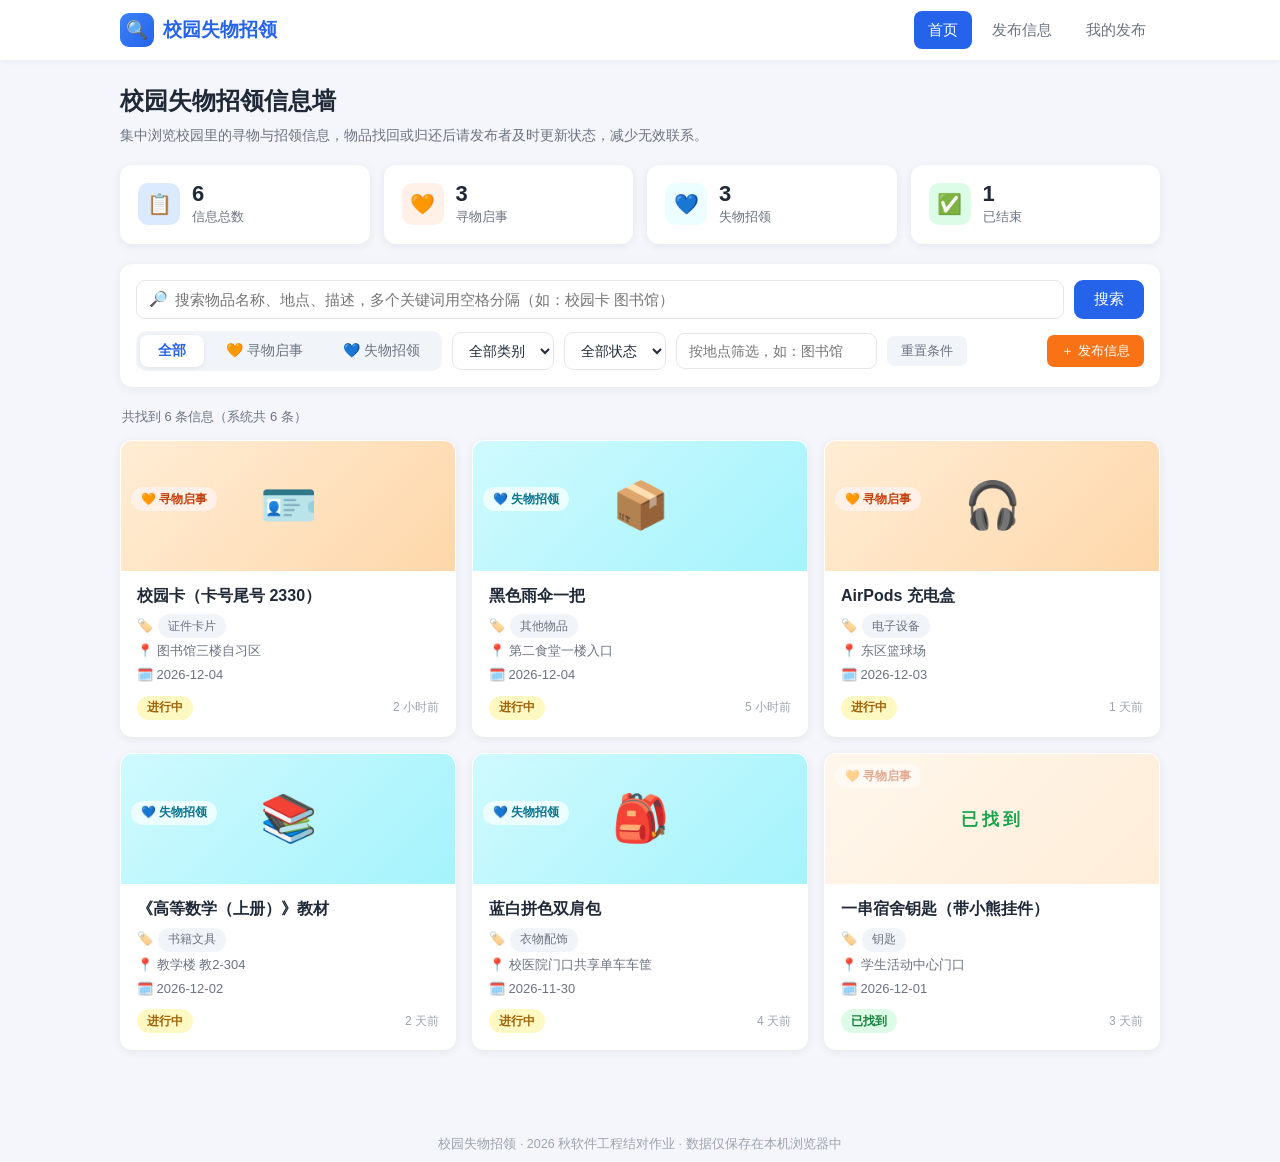
<file: index.html>
<!DOCTYPE html>
<html lang="zh-CN">
<head>
  <meta charset="UTF-8">
  <meta name="viewport" content="width=device-width, initial-scale=1.0">
  <title>校园失物招领 - 首页</title>
  <link rel="icon" href="assets/logo.svg">
  <link rel="stylesheet" href="css/style.css">
</head>
<body>
  <!-- 顶部导航 -->
  <nav class="navbar">
    <div class="nav-inner">
      <a class="brand" href="index.html">
        <span class="logo">🔍</span>
        <span class="brand-text">校园失物招领</span>
      </a>
      <div class="nav-links">
        <a href="index.html">首页</a>
        <a href="publish.html">发布信息</a>
        <a href="my-posts.html">我的发布</a>
      </div>
    </div>
  </nav>

  <main class="container">
    <div class="page-head">
      <h1>校园失物招领信息墙</h1>
      <p>集中浏览校园里的寻物与招领信息，物品找回或归还后请发布者及时更新状态，减少无效联系。</p>
    </div>

    <!-- 统计概览 -->
    <section class="stats" id="stats"></section>

    <!-- 搜索与筛选 -->
    <section class="filter-panel">
      <div class="search-row">
        <div class="search-box">
          <span class="icon">🔎</span>
          <input type="text" id="keyword" placeholder="搜索物品名称、地点、描述，多个关键词用空格分隔（如：校园卡 图书馆）" autocomplete="off">
        </div>
        <button class="btn btn-primary" id="btn-search">搜索</button>
      </div>
      <div class="filter-row">
        <div class="tabs" id="type-tabs">
          <button type="button" data-type="all" class="active">全部</button>
          <button type="button" data-type="lost">🧡 寻物启事</button>
          <button type="button" data-type="found">💙 失物招领</button>
        </div>
        <select id="category">
          <option value="all">全部类别</option>
          <option value="card">证件卡片</option>
          <option value="electronics">电子设备</option>
          <option value="books">书籍文具</option>
          <option value="keys">钥匙</option>
          <option value="clothing">衣物配饰</option>
          <option value="other">其他物品</option>
        </select>
        <select id="status">
          <option value="all">全部状态</option>
          <option value="active">进行中</option>
          <option value="resolved">已结束</option>
        </select>
        <input type="text" id="location" placeholder="按地点筛选，如：图书馆" style="padding:9px 12px;border:1.5px solid var(--border);border-radius:9px;font-size:14px;outline:none;min-width:180px;">
        <button class="btn btn-ghost btn-sm" id="btn-reset">重置条件</button>
        <a class="btn btn-orange btn-sm" href="publish.html" style="margin-left:auto;">＋ 发布信息</a>
      </div>
    </section>

    <div class="result-count" id="result-count"></div>

    <!-- 信息列表 -->
    <section class="post-grid" id="post-grid"></section>

    <!-- 空状态 -->
    <section class="empty" id="empty" style="display:none;">
      <div class="emo">🔍</div>
      <h3>没有找到符合条件的信息</h3>
      <p id="empty-tip">换个关键词试试，或重置筛选条件；如果是你丢了东西，不妨发布一条寻物启事。</p>
      <a class="btn btn-primary" href="publish.html">发布一条信息</a>
    </section>
  </main>

  <div class="footer">校园失物招领 · 2026 秋软件工程结对作业 · 数据仅保存在本机浏览器中</div>
  <div id="toast"></div>

  <script src="js/utils.js"></script>
  <script src="js/storage.js"></script>
  <script src="js/common.js"></script>
  <script src="js/app.js"></script>
</body>
</html>
</file>
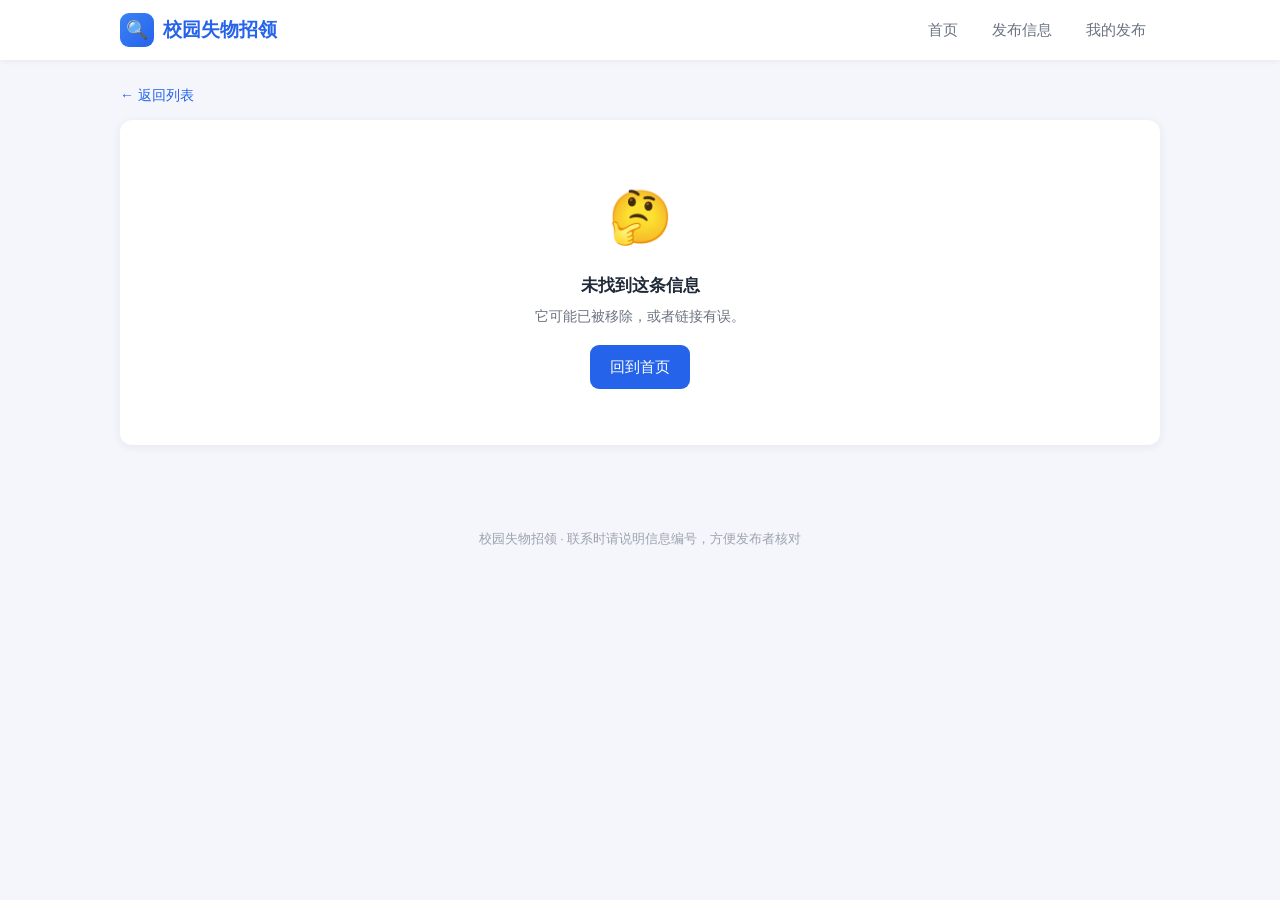
<file: detail.html>
<!DOCTYPE html>
<html lang="zh-CN">
<head>
  <meta charset="UTF-8">
  <meta name="viewport" content="width=device-width, initial-scale=1.0">
  <title>信息详情 - 校园失物招领</title>
  <link rel="icon" href="assets/logo.svg">
  <link rel="stylesheet" href="css/style.css">
</head>
<body>
  <nav class="navbar">
    <div class="nav-inner">
      <a class="brand" href="index.html">
        <span class="logo">🔍</span>
        <span class="brand-text">校园失物招领</span>
      </a>
      <div class="nav-links">
        <a href="index.html">首页</a>
        <a href="publish.html">发布信息</a>
        <a href="my-posts.html">我的发布</a>
      </div>
    </div>
  </nav>

  <main class="container">
    <a class="back-link" href="javascript:history.back()">← 返回列表</a>

    <div id="detail-area"></div>

    <!-- id 缺失或不存在 -->
    <section class="empty" id="not-found" style="display:none;">
      <div class="emo">🤔</div>
      <h3>未找到这条信息</h3>
      <p>它可能已被移除，或者链接有误。</p>
      <a class="btn btn-primary" href="index.html">回到首页</a>
    </section>
  </main>

  <div class="footer">校园失物招领 · 联系时请说明信息编号，方便发布者核对</div>
  <div id="toast"></div>

  <script src="js/utils.js"></script>
  <script src="js/storage.js"></script>
  <script src="js/common.js"></script>
  <script src="js/detail.js"></script>
</body>
</html>
</file>
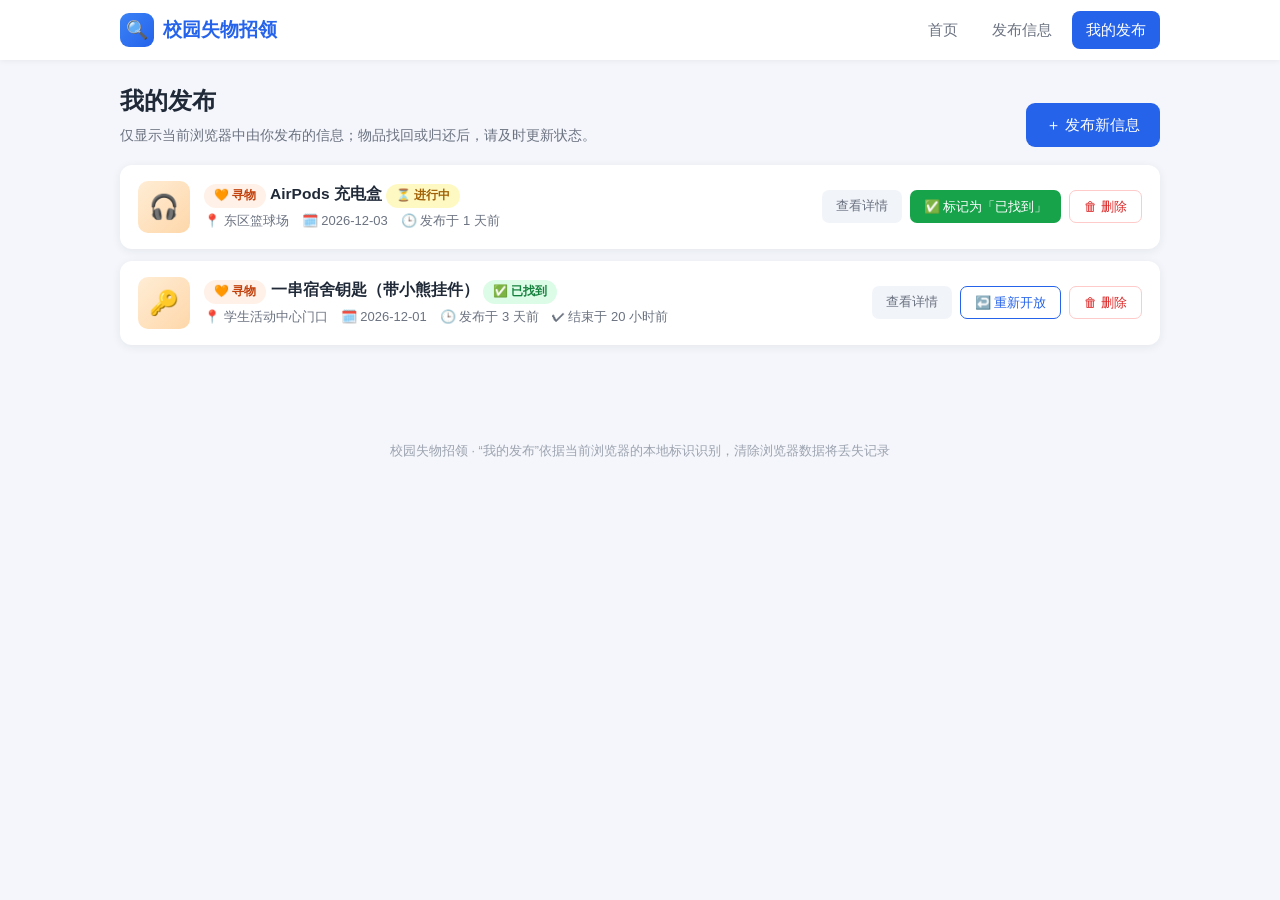
<file: my-posts.html>
<!DOCTYPE html>
<html lang="zh-CN">
<head>
  <meta charset="UTF-8">
  <meta name="viewport" content="width=device-width, initial-scale=1.0">
  <title>我的发布 - 校园失物招领</title>
  <link rel="icon" href="assets/logo.svg">
  <link rel="stylesheet" href="css/style.css">
</head>
<body>
  <nav class="navbar">
    <div class="nav-inner">
      <a class="brand" href="index.html">
        <span class="logo">🔍</span>
        <span class="brand-text">校园失物招领</span>
      </a>
      <div class="nav-links">
        <a href="index.html">首页</a>
        <a href="publish.html">发布信息</a>
        <a href="my-posts.html">我的发布</a>
      </div>
    </div>
  </nav>

  <main class="container">
    <div class="page-head" style="display:flex;justify-content:space-between;align-items:flex-end;flex-wrap:wrap;gap:10px;">
      <div>
        <h1>我的发布</h1>
        <p>仅显示当前浏览器中由你发布的信息；物品找回或归还后，请及时更新状态。</p>
      </div>
      <a class="btn btn-primary" href="publish.html">＋ 发布新信息</a>
    </div>

    <div id="my-list"></div>

    <section class="empty" id="empty" style="display:none;">
      <div class="emo">📝</div>
      <h3>你还没有发布过信息</h3>
      <p>丢失物品或捡到物品时，发布一条信息可以让更多人看到。</p>
      <a class="btn btn-primary" href="publish.html">立即发布</a>
    </section>
  </main>

  <div class="footer">校园失物招领 · “我的发布”依据当前浏览器的本地标识识别，清除浏览器数据将丢失记录</div>
  <div id="toast"></div>

  <script src="js/utils.js"></script>
  <script src="js/storage.js"></script>
  <script src="js/common.js"></script>
  <script src="js/my.js"></script>
</body>
</html>
</file>
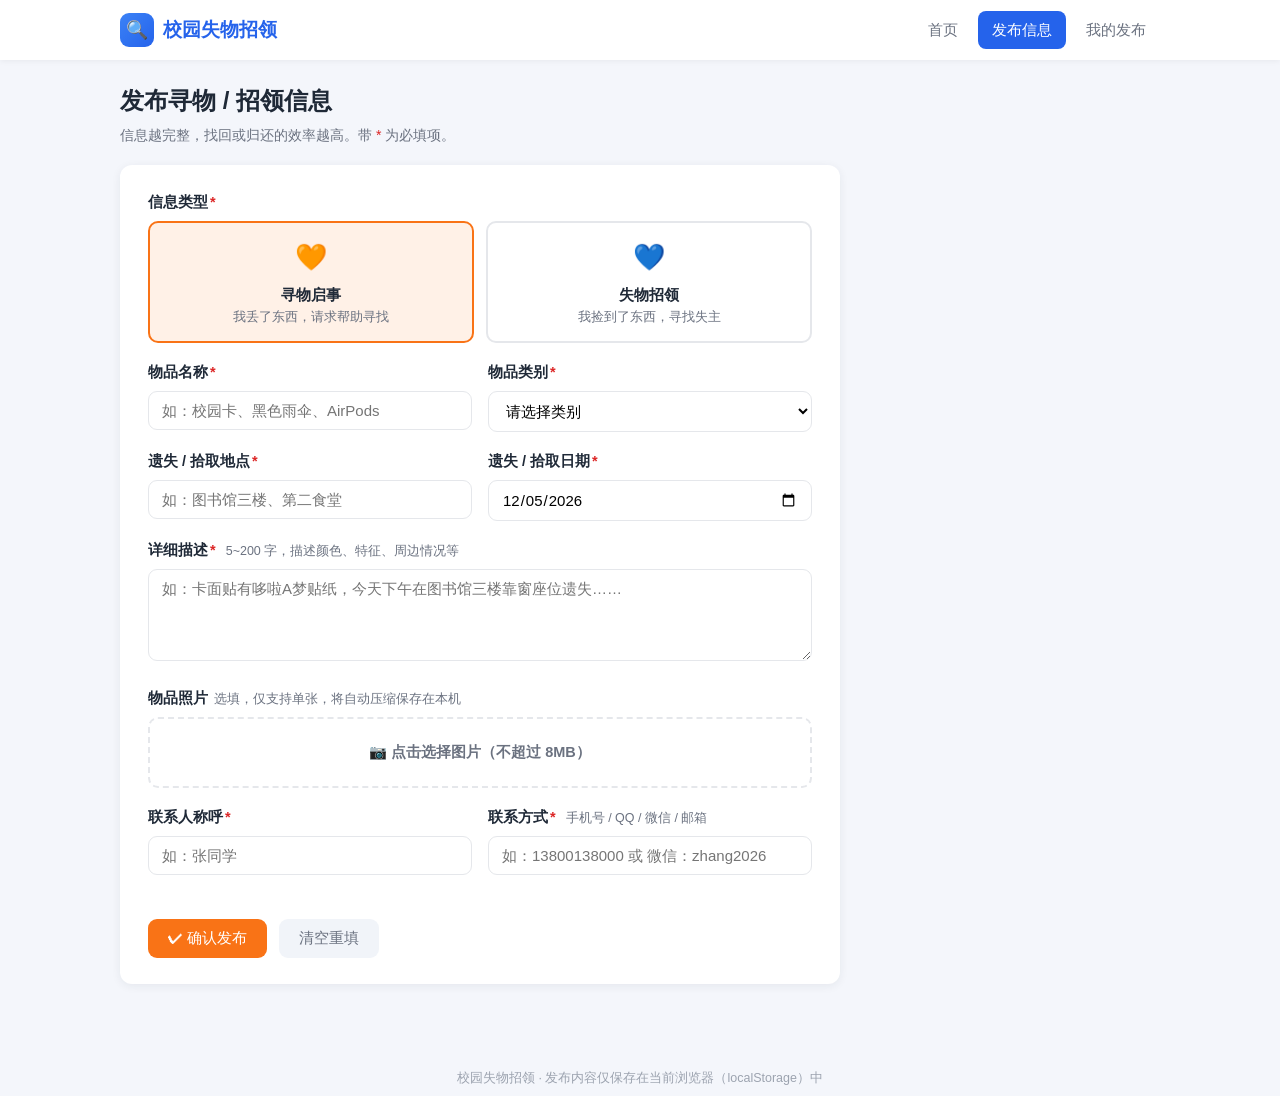
<file: publish.html>
<!DOCTYPE html>
<html lang="zh-CN">
<head>
  <meta charset="UTF-8">
  <meta name="viewport" content="width=device-width, initial-scale=1.0">
  <title>发布信息 - 校园失物招领</title>
  <link rel="icon" href="assets/logo.svg">
  <link rel="stylesheet" href="css/style.css">
</head>
<body>
  <nav class="navbar">
    <div class="nav-inner">
      <a class="brand" href="index.html">
        <span class="logo">🔍</span>
        <span class="brand-text">校园失物招领</span>
      </a>
      <div class="nav-links">
        <a href="index.html">首页</a>
        <a href="publish.html">发布信息</a>
        <a href="my-posts.html">我的发布</a>
      </div>
    </div>
  </nav>

  <main class="container">
    <div class="page-head">
      <h1>发布寻物 / 招领信息</h1>
      <p>信息越完整，找回或归还的效率越高。带 <span style="color:var(--danger)">*</span> 为必填项。</p>
    </div>

    <form class="form-card" id="publish-form" novalidate>
      <!-- 信息类型 -->
      <div class="form-group">
        <label>信息类型<span class="req">*</span></label>
        <div class="type-switch" id="type-switch">
          <div class="type-option selected-lost" data-type="lost">
            <div class="t-ico">🧡</div>
            <div class="t-name">寻物启事</div>
            <div class="t-desc">我丢了东西，请求帮助寻找</div>
          </div>
          <div class="type-option" data-type="found">
            <div class="t-ico">💙</div>
            <div class="t-name">失物招领</div>
            <div class="t-desc">我捡到了东西，寻找失主</div>
          </div>
        </div>
        <input type="hidden" id="type" value="lost">
        <div class="field-error" id="err-type"></div>
      </div>

      <div class="form-row">
        <div class="form-group">
          <label for="itemName">物品名称<span class="req">*</span></label>
          <input class="form-control" id="itemName" maxlength="30" placeholder="如：校园卡、黑色雨伞、AirPods">
          <div class="field-error" id="err-itemName"></div>
        </div>
        <div class="form-group">
          <label for="category">物品类别<span class="req">*</span></label>
          <select class="form-control" id="category">
            <option value="">请选择类别</option>
            <option value="card">证件卡片</option>
            <option value="electronics">电子设备</option>
            <option value="books">书籍文具</option>
            <option value="keys">钥匙</option>
            <option value="clothing">衣物配饰</option>
            <option value="other">其他物品</option>
          </select>
          <div class="field-error" id="err-category"></div>
        </div>
      </div>

      <div class="form-row">
        <div class="form-group">
          <label for="location">遗失 / 拾取地点<span class="req">*</span></label>
          <input class="form-control" id="location" maxlength="30" placeholder="如：图书馆三楼、第二食堂">
          <div class="field-error" id="err-location"></div>
        </div>
        <div class="form-group">
          <label for="eventDate">遗失 / 拾取日期<span class="req">*</span></label>
          <input class="form-control" type="date" id="eventDate">
          <div class="field-error" id="err-eventDate"></div>
        </div>
      </div>

      <div class="form-group">
        <label for="description">详细描述<span class="req">*</span>
          <span class="hint">5~200 字，描述颜色、特征、周边情况等</span>
        </label>
        <textarea class="form-control" id="description" maxlength="200"
          placeholder="如：卡面贴有哆啦A梦贴纸，今天下午在图书馆三楼靠窗座位遗失……"></textarea>
        <div class="field-error" id="err-description"></div>
      </div>

      <div class="form-group">
        <label>物品照片<span class="hint">选填，仅支持单张，将自动压缩保存在本机</span></label>
        <label class="uploader" for="image">
          📷 点击选择图片（不超过 8MB）
          <input type="file" id="image" accept="image/*">
          <br>
          <img class="upload-preview" id="image-preview" alt="图片预览">
          <span class="clear-img" id="clear-img">✖ 移除图片</span>
        </label>
      </div>

      <div class="form-row">
        <div class="form-group">
          <label for="contactName">联系人称呼<span class="req">*</span></label>
          <input class="form-control" id="contactName" maxlength="10" placeholder="如：张同学">
          <div class="field-error" id="err-contactName"></div>
        </div>
        <div class="form-group">
          <label for="contact">联系方式<span class="req">*</span>
            <span class="hint">手机号 / QQ / 微信 / 邮箱</span>
          </label>
          <input class="form-control" id="contact" maxlength="50" placeholder="如：13800138000 或 微信：zhang2026">
          <div class="field-error" id="err-contact"></div>
        </div>
      </div>

      <div class="form-actions">
        <button type="submit" class="btn btn-primary" id="btn-submit">✔ 确认发布</button>
        <button type="reset" class="btn btn-ghost" id="btn-clear">清空重填</button>
      </div>
    </form>
  </main>

  <div class="footer">校园失物招领 · 发布内容仅保存在当前浏览器（localStorage）中</div>
  <div id="toast"></div>

  <script src="js/utils.js"></script>
  <script src="js/storage.js"></script>
  <script src="js/common.js"></script>
  <script src="js/publish.js"></script>
</body>
</html>
</file>
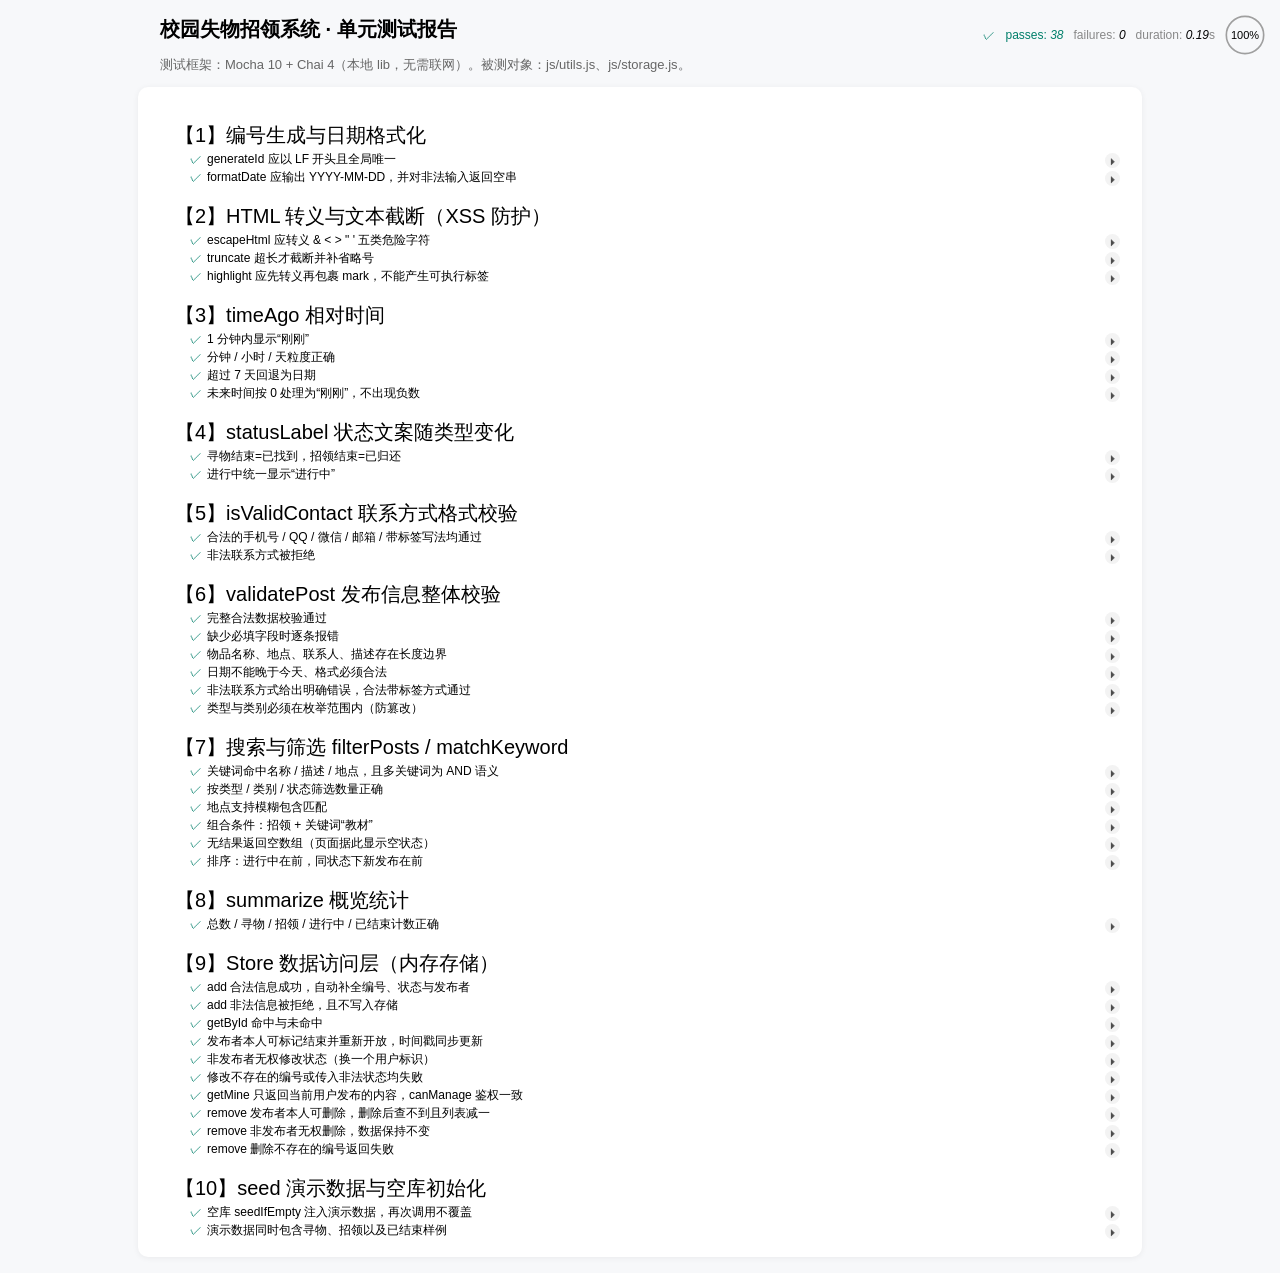
<file: test/tests.html>
<!DOCTYPE html>
<html lang="zh-CN">
<head>
  <meta charset="UTF-8">
  <title>单元测试 - 校园失物招领（Mocha + Chai）</title>
  <link rel="stylesheet" href="lib/mocha.css">
  <style>
    body { font-family: "PingFang SC", "Microsoft YaHei", sans-serif; margin: 16px; background:#f7f8fa; }
    .test-head { max-width: 960px; margin: 0 auto 10px; }
    .test-head h1 { font-size: 20px; }
    .test-head p { color: #666; font-size: 13px; }
    #mocha { max-width: 960px; margin: 0 auto; background:#fff; border-radius: 10px; padding: 18px 22px; box-shadow: 0 1px 6px rgba(0,0,0,.06); }
  </style>
</head>
<body>
  <div class="test-head">
    <h1>校园失物招领系统 · 单元测试报告</h1>
    <p>测试框架：Mocha 10 + Chai 4（本地 lib，无需联网）。被测对象：js/utils.js、js/storage.js。</p>
  </div>
  <div id="mocha"></div>

  <script src="lib/mocha.js"></script>
  <script src="lib/chai.js"></script>
  <script>mocha.setup('bdd');</script>

  <!-- 被测源码 -->
  <script src="../js/utils.js"></script>
  <script src="../js/storage.js"></script>

  <!-- 测试用例 -->
  <script src="tests.js"></script>

  <script>
    // 源码通过 <script> 引入会挂载少量全局变量，显式告知 Mocha 这些不是泄漏
    mocha.globals(['AppUtils', 'Store', 'CATEGORY_ICON', 'toast', 'copyText',
      'compressImage', 'highlightNav']);
    mocha.run(function (failures) {
      document.title = failures ? '❌ 测试未全部通过（' + failures + '）' : '✅ 全部测试通过';
    });
  </script>
</body>
</html>
</file>
<file: css/style.css>
/* ==========================================================================
   校园失物招领系统 全局样式
   设计：清爽校园风；寻物=暖橙，招领=青蓝，主色=沉稳蓝
   ========================================================================== */

* { margin: 0; padding: 0; box-sizing: border-box; }

:root {
  --primary: #2563eb;
  --primary-dark: #1d4ed8;
  --primary-light: #dbeafe;
  --lost: #f97316;
  --lost-light: #fff1e7;
  --found: #0891b2;
  --found-light: #ecfeff;
  --success: #16a34a;
  --success-light: #dcfce7;
  --danger: #dc2626;
  --text: #1f2937;
  --text-sub: #6b7280;
  --border: #e5e7eb;
  --bg: #f4f6fb;
  --card: #ffffff;
  --radius: 12px;
  --shadow: 0 2px 10px rgba(31, 41, 55, .07);
  --shadow-hover: 0 8px 24px rgba(37, 99, 235, .14);
}

body {
  font-family: -apple-system, BlinkMacSystemFont, "Segoe UI", "PingFang SC",
    "Hiragino Sans GB", "Microsoft YaHei", "Helvetica Neue", Arial, sans-serif;
  background: var(--bg);
  color: var(--text);
  line-height: 1.6;
  min-height: 100vh;
}

a { color: var(--primary); text-decoration: none; }

/* ------------------------------- 顶部导航 ------------------------------- */
.navbar {
  position: sticky;
  top: 0;
  z-index: 100;
  background: #fff;
  box-shadow: 0 1px 6px rgba(0, 0, 0, .06);
}
.nav-inner {
  max-width: 1080px;
  margin: 0 auto;
  padding: 0 20px;
  height: 60px;
  display: flex;
  align-items: center;
  justify-content: space-between;
}
.brand {
  display: flex;
  align-items: center;
  gap: 9px;
  font-size: 19px;
  font-weight: 700;
  color: var(--primary);
}
.brand .logo {
  width: 34px; height: 34px;
  border-radius: 9px;
  background: linear-gradient(135deg, #3b82f6, #2563eb);
  color: #fff;
  display: flex; align-items: center; justify-content: center;
  font-size: 18px;
}
.nav-links { display: flex; gap: 6px; align-items: center; }
.nav-links a {
  padding: 7px 14px;
  border-radius: 8px;
  color: var(--text-sub);
  font-size: 15px;
  transition: all .15s;
}
.nav-links a:hover { background: var(--primary-light); color: var(--primary); }
.nav-links a.active { background: var(--primary); color: #fff; }
.nav-links a.active:hover { background: var(--primary-dark); }

/* ------------------------------- 页面容器 ------------------------------- */
.container { max-width: 1080px; margin: 0 auto; padding: 22px 20px 60px; }

.page-head { margin-bottom: 18px; }
.page-head h1 { font-size: 24px; margin-bottom: 4px; }
.page-head p { color: var(--text-sub); font-size: 14px; }

/* ------------------------------- 统计卡片 ------------------------------- */
.stats {
  display: grid;
  grid-template-columns: repeat(4, 1fr);
  gap: 14px;
  margin-bottom: 20px;
}
.stat-card {
  background: var(--card);
  border-radius: var(--radius);
  padding: 16px 18px;
  box-shadow: var(--shadow);
  display: flex; align-items: center; gap: 12px;
}
.stat-card .ico {
  width: 42px; height: 42px; border-radius: 10px;
  display: flex; align-items: center; justify-content: center;
  font-size: 20px; flex-shrink: 0;
}
.stat-card .num { font-size: 22px; font-weight: 700; line-height: 1.2; }
.stat-card .lbl { font-size: 13px; color: var(--text-sub); }
.ico-blue { background: var(--primary-light); }
.ico-orange { background: var(--lost-light); }
.ico-cyan { background: var(--found-light); }
.ico-green { background: var(--success-light); }

/* ------------------------------- 搜索筛选 ------------------------------- */
.filter-panel {
  background: var(--card);
  border-radius: var(--radius);
  box-shadow: var(--shadow);
  padding: 16px;
  margin-bottom: 20px;
}
.search-row { display: flex; gap: 10px; margin-bottom: 12px; }
.search-box {
  flex: 1;
  position: relative;
}
.search-box .icon {
  position: absolute; left: 13px; top: 50%; transform: translateY(-50%);
  color: #9ca3af; font-size: 15px;
}
.search-box input {
  width: 100%;
  padding: 10px 14px 10px 38px;
  border: 1.5px solid var(--border);
  border-radius: 9px;
  font-size: 15px;
  outline: none;
  transition: border-color .15s;
}
.search-box input:focus { border-color: var(--primary); }

.filter-row { display: flex; flex-wrap: wrap; gap: 10px; align-items: center; }
.filter-row select {
  padding: 9px 12px;
  border: 1.5px solid var(--border);
  border-radius: 9px;
  font-size: 14px;
  background: #fff;
  color: var(--text);
  outline: none;
  cursor: pointer;
}
.filter-row select:focus { border-color: var(--primary); }

/* 类型切换 Tab */
.tabs { display: flex; gap: 4px; background: #f1f4f9; padding: 4px; border-radius: 10px; }
.tabs button {
  border: none; background: transparent;
  padding: 7px 18px; border-radius: 8px;
  font-size: 14px; cursor: pointer; color: var(--text-sub);
  transition: all .15s;
}
.tabs button.active { background: #fff; color: var(--primary); font-weight: 600; box-shadow: 0 1px 4px rgba(0,0,0,.08); }

/* ------------------------------- 按钮 ------------------------------- */
.btn {
  display: inline-flex; align-items: center; justify-content: center; gap: 6px;
  padding: 10px 20px;
  border: none; border-radius: 9px;
  font-size: 15px; font-weight: 500;
  cursor: pointer;
  transition: all .15s;
  text-decoration: none;
  font-family: inherit;
}
.btn-primary { background: var(--primary); color: #fff; }
.btn-primary:hover { background: var(--primary-dark); }
.btn-orange { background: var(--lost); color: #fff; }
.btn-orange:hover { background: #ea670c; }
.btn-cyan { background: var(--found); color: #fff; }
.btn-cyan:hover { background: #0e7490; }
.btn-outline {
  background: #fff; color: var(--primary);
  border: 1.5px solid var(--primary);
}
.btn-outline:hover { background: var(--primary-light); }
.btn-ghost { background: #f1f4f9; color: var(--text-sub); }
.btn-ghost:hover { background: #e5e9f2; }
.btn-success { background: var(--success); color: #fff; }
.btn-success:hover { background: #15803d; }
.btn-sm { padding: 6px 14px; font-size: 13px; border-radius: 7px; }
.btn-block { width: 100%; }
.btn:disabled { opacity: .55; cursor: not-allowed; }
.btn-danger-outline {
  background: #fff; color: var(--danger);
  border: 1.5px solid #fecaca;
}
.btn-danger-outline:hover { background: #fef2f2; border-color: var(--danger); }

/* ------------------------------- 卡片网格 ------------------------------- */
.post-grid {
  display: grid;
  grid-template-columns: repeat(auto-fill, minmax(310px, 1fr));
  gap: 16px;
}
.post-card {
  background: var(--card);
  border-radius: var(--radius);
  box-shadow: var(--shadow);
  overflow: hidden;
  cursor: pointer;
  transition: transform .16s, box-shadow .16s;
  display: flex; flex-direction: column;
  border: 1px solid transparent;
}
.post-card:hover { transform: translateY(-3px); box-shadow: var(--shadow-hover); border-color: var(--primary-light); }
.post-thumb {
  height: 130px;
  display: flex; align-items: center; justify-content: center;
  font-size: 46px;
  position: relative;
}
.thumb-lost { background: linear-gradient(135deg, #ffedd5, #fed7aa); }
.thumb-found { background: linear-gradient(135deg, #cffafe, #a5f3fc); }
.thumb-has-img { background-size: cover; background-position: center; }
.post-body { padding: 14px 16px 16px; flex: 1; display: flex; flex-direction: column; }
.post-title { font-size: 16px; font-weight: 600; margin-bottom: 7px; line-height: 1.4; }
.post-meta { font-size: 13px; color: var(--text-sub); display: flex; flex-direction: column; gap: 3px; margin-bottom: 10px; }
.post-meta span { display: flex; align-items: center; gap: 5px; }
.post-foot { margin-top: auto; display: flex; align-items: center; justify-content: space-between; }
.post-time { font-size: 12px; color: #9ca3af; }

/* 徽章 */
.badge {
  display: inline-block;
  padding: 2.5px 10px;
  border-radius: 20px;
  font-size: 12px;
  font-weight: 600;
  white-space: nowrap;
}
.badge-lost { background: var(--lost-light); color: #c2410c; }
.badge-found { background: var(--found-light); color: #0e7490; }
.badge-active { background: #fef9c3; color: #a16207; }
.badge-resolved { background: var(--success-light); color: #15803d; }
.badge-category { background: #f1f4f9; color: var(--text-sub); font-weight: 500; }
.badge-corner {
  position: absolute; top: 10px; left: 10px;
  backdrop-filter: blur(2px);
}
.badge-resolved-corner {
  position: absolute; inset: 0;
  background: rgba(255,255,255,.55);
  display: flex; align-items: center; justify-content: center;
  font-size: 17px; font-weight: 700; color: var(--success);
  letter-spacing: 4px;
  z-index: 2;
}
/* 已结束卡片：缩略图图标半透明，避免与水印重叠杂乱 */
.post-thumb:has(.badge-resolved-corner) { font-size: 0; }
.post-thumb:has(.badge-resolved-corner)::before { content: none; }

/* ------------------------------- 空状态 ------------------------------- */
.empty {
  background: var(--card);
  border-radius: var(--radius);
  box-shadow: var(--shadow);
  padding: 56px 20px;
  text-align: center;
}
.empty .emo { font-size: 52px; margin-bottom: 12px; }
.empty h3 { font-size: 17px; margin-bottom: 6px; }
.empty p { color: var(--text-sub); font-size: 14px; margin-bottom: 18px; }

.result-count { font-size: 13px; color: var(--text-sub); margin: 4px 2px 12px; }
mark { background: #fde68a; padding: 0 2px; border-radius: 3px; }

/* ------------------------------- 表单 ------------------------------- */
.form-card {
  background: var(--card);
  border-radius: var(--radius);
  box-shadow: var(--shadow);
  padding: 26px 28px;
  max-width: 720px;
}
.form-group { margin-bottom: 18px; }
.form-group label { display: block; font-size: 14.5px; font-weight: 600; margin-bottom: 7px; }
.form-group label .req { color: var(--danger); margin-left: 2px; }
.form-group .hint { font-weight: 400; color: var(--text-sub); font-size: 12.5px; margin-left: 6px; }
.form-control {
  width: 100%;
  padding: 10px 13px;
  border: 1.5px solid var(--border);
  border-radius: 9px;
  font-size: 15px;
  font-family: inherit;
  outline: none;
  transition: border-color .15s;
  background: #fff;
}
.form-control:focus { border-color: var(--primary); }
textarea.form-control { resize: vertical; min-height: 92px; }
.form-control.invalid { border-color: var(--danger); background: #fef2f2; }
.field-error { color: var(--danger); font-size: 12.5px; margin-top: 5px; display: none; }
.field-error.show { display: block; }
.form-row { display: grid; grid-template-columns: 1fr 1fr; gap: 16px; }

/* 类型单选大按钮 */
.type-switch { display: grid; grid-template-columns: 1fr 1fr; gap: 12px; }
.type-option {
  border: 2px solid var(--border);
  border-radius: 10px;
  padding: 14px;
  text-align: center;
  cursor: pointer;
  transition: all .15s;
  background: #fff;
}
.type-option .t-ico { font-size: 26px; }
.type-option .t-name { font-weight: 600; font-size: 15px; margin-top: 4px; }
.type-option .t-desc { font-size: 12.5px; color: var(--text-sub); }
.type-option.selected-lost { border-color: var(--lost); background: var(--lost-light); }
.type-option.selected-found { border-color: var(--found); background: var(--found-light); }

/* 图片上传 */
.uploader {
  border: 2px dashed var(--border);
  border-radius: 10px;
  padding: 22px;
  text-align: center;
  color: var(--text-sub);
  font-size: 14px;
  cursor: pointer;
  transition: border-color .15s;
  position: relative;
}
.uploader:hover { border-color: var(--primary); color: var(--primary); }
.uploader input { display: none; }
.upload-preview {
  max-width: 220px; max-height: 160px;
  border-radius: 9px; margin-top: 10px;
  display: none;
}
.upload-preview.show { display: inline-block; }
.uploader .clear-img {
  display: none; margin-left: 10px; color: var(--danger); cursor: pointer;
}

.form-actions { display: flex; gap: 12px; margin-top: 26px; }

/* ------------------------------- 详情页 ------------------------------- */
.detail-wrap { display: grid; grid-template-columns: 1fr 300px; gap: 18px; align-items: start; }
.detail-main, .detail-side {
  background: var(--card);
  border-radius: var(--radius);
  box-shadow: var(--shadow);
  padding: 22px 24px;
}
.detail-img {
  width: 100%;
  max-height: 340px;
  object-fit: contain;
  border-radius: 10px;
  background: #f8fafc;
  margin-bottom: 16px;
  display: none;
}
.detail-img.show { display: block; }
.detail-title { font-size: 22px; font-weight: 700; margin: 6px 0 12px; }
.detail-badges { display: flex; gap: 8px; margin-bottom: 16px; flex-wrap: wrap; }
.detail-table { width: 100%; border-collapse: collapse; margin: 10px 0 6px; }
.detail-table th, .detail-table td {
  text-align: left; padding: 11px 8px;
  border-bottom: 1px solid var(--border);
  font-size: 14.5px;
  vertical-align: top;
}
.detail-table th { width: 92px; color: var(--text-sub); font-weight: 500; white-space: nowrap; }
.detail-desc {
  margin-top: 14px;
  background: #f8fafc;
  border-radius: 9px;
  padding: 14px 16px;
  font-size: 14.5px;
  white-space: pre-wrap;
  word-break: break-word;
}
.side-card h3 { font-size: 16px; margin-bottom: 12px; }
.contact-box {
  background: var(--primary-light);
  border-radius: 10px;
  padding: 14px 16px;
  margin-bottom: 12px;
}
.contact-box .c-name { font-weight: 600; font-size: 15px; }
.contact-box .c-val {
  font-size: 16px; font-weight: 700; color: var(--primary-dark);
  margin: 4px 0 10px; word-break: break-all;
}
.owner-tip {
  font-size: 13px; color: var(--text-sub);
  background: #fefce8; border: 1px solid #fde68a;
  border-radius: 9px; padding: 10px 12px; margin-bottom: 12px;
}
.back-link { display: inline-flex; align-items: center; gap: 5px; margin-bottom: 14px; font-size: 14px; }

/* ------------------------------- 我的发布 ------------------------------- */
.my-item {
  background: var(--card);
  border-radius: var(--radius);
  box-shadow: var(--shadow);
  padding: 16px 18px;
  margin-bottom: 12px;
  display: flex; gap: 14px; align-items: center;
}
.my-item .mi-ico {
  width: 52px; height: 52px; border-radius: 10px;
  display: flex; align-items: center; justify-content: center; font-size: 24px;
  flex-shrink: 0;
}
.my-item .mi-main { flex: 1; min-width: 0; }
.my-item .mi-title { font-weight: 600; font-size: 15.5px; margin-bottom: 3px; }
.my-item .mi-sub { font-size: 13px; color: var(--text-sub); }
.my-item .mi-actions { display: flex; gap: 8px; flex-shrink: 0; flex-wrap: wrap; justify-content: flex-end; }

/* ------------------------------- Toast ------------------------------- */
#toast {
  position: fixed;
  top: 76px; left: 50%; transform: translateX(-50%) translateY(-12px);
  background: #1f2937; color: #fff;
  padding: 11px 22px; border-radius: 9px;
  font-size: 14.5px;
  opacity: 0; pointer-events: none;
  transition: opacity .22s, transform .22s;
  z-index: 999;
  box-shadow: 0 6px 20px rgba(0,0,0,.25);
  max-width: 90vw;
}
#toast.show { opacity: 1; transform: translateX(-50%) translateY(0); }
#toast.toast-success { background: #15803d; }
#toast.toast-error { background: #b91c1c; }

/* ------------------------------- 页脚 ------------------------------- */
.footer {
  text-align: center;
  color: #9ca3af;
  font-size: 12.5px;
  padding: 24px 0 8px;
}

/* ------------------------------- 响应式 ------------------------------- */
@media (max-width: 860px) {
  .stats { grid-template-columns: repeat(2, 1fr); }
  .detail-wrap { grid-template-columns: 1fr; }
  .form-row { grid-template-columns: 1fr; }
  .nav-links a { padding: 6px 9px; font-size: 14px; }
  .brand span.brand-text { display: none; }
}
@media (max-width: 520px) {
  .stats { grid-template-columns: 1fr 1fr; gap: 10px; }
  .post-grid { grid-template-columns: 1fr; }
  .search-row { flex-direction: column; }
  .my-item { flex-direction: column; align-items: stretch; }
  .my-item .mi-actions { justify-content: stretch; }
  .my-item .mi-actions .btn { flex: 1; }
}
</file>
<file: test/lib/mocha.css>
@charset "utf-8";

:root {
  --mocha-color: #000;
  --mocha-bg-color: #fff;
  --mocha-test-pass-color: #007f6a;
  --mocha-test-pass-duration-color: #fff;
  --mocha-test-pass-shadow-color: rgba(0,0,0, 0.2);
  --mocha-test-pass-mediump-color: #c09853;
  --mocha-test-pass-slow-color: #b94a48;
  --mocha-test-pending-color: #0b97c4;
  --mocha-test-pending-icon-color: #0b97c4;
  --mocha-test-fail-color: #c00;
  --mocha-test-fail-icon-color: #c00;
  --mocha-test-fail-pre-color: #000;
  --mocha-test-fail-pre-error-color: #c00;
  --mocha-test-html-error-color: #000;
  --mocha-box-shadow-color: #eee;
  --mocha-box-bottom-color: #ddd;
  --mocha-test-replay-color: #000;
  --mocha-test-replay-bg-color: #eee;
  --mocha-stats-color: #888;
  --mocha-stats-em-color: #000;
  --mocha-stats-hover-color: #eee;
  --mocha-progress-ring-color: #eee;
  --mocha-progress-ring-highlight-color: #9f9f9f;
  --mocha-progress-text-color: #000;
  --mocha-error-color: #c00;

  --mocha-code-comment:  #ddd;
  --mocha-code-init: #2f6fad;
  --mocha-code-string: #5890ad;
  --mocha-code-keyword: #8a6343;
  --mocha-code-number: #2f6fad;
}

@media (prefers-color-scheme: dark) {
  :root {
     --mocha-color: #fff;
     --mocha-bg-color: #222;
     --mocha-test-pass-color: #00d6b2;
     --mocha-test-pass-duration-color: #222;
     --mocha-test-pass-shadow-color: rgba(255, 255, 255, 0.2);
     --mocha-test-pass-mediump-color: #f1be67;
     --mocha-test-pass-slow-color: #f49896;
     --mocha-test-pending-color: #0b97c4;
     --mocha-test-pending-icon-color: #0b97c4;
     --mocha-test-fail-color: #f44;
     --mocha-test-fail-icon-color: #f44;
     --mocha-test-fail-pre-color: #fff;
     --mocha-test-fail-pre-error-color: #f44;
     --mocha-test-html-error-color: #fff;
     --mocha-box-shadow-color: #444;
     --mocha-box-bottom-color: #555;
     --mocha-test-replay-color: #fff;
     --mocha-test-replay-bg-color: #444;
     --mocha-stats-color: #aaa;
     --mocha-stats-em-color: #fff;
     --mocha-stats-hover-color: #444;
     --mocha-progress-ring-color: #444;
     --mocha-progress-ring-highlight-color: #888;
     --mocha-progress-text-color: #fff;
     --mocha-error-color: #f44;

     --mocha-code-comment: #ddd;
     --mocha-code-init: #9cc7f1;
     --mocha-code-string: #80d4ff;
     --mocha-code-keyword: #e3a470;
     --mocha-code-number: #4ca7ff;
  }
}

body {
  margin:0;
  background-color: var(--mocha-bg-color);
  color: var(--mocha-color);
}

#mocha {
  font: 20px/1.5 "Helvetica Neue", Helvetica, Arial, sans-serif;
  margin: 60px 50px;
}

#mocha ul,
#mocha li {
  margin: 0;
  padding: 0;
}

#mocha ul {
  list-style: none;
}

#mocha h1,
#mocha h2 {
  margin: 0;
}

#mocha h1 {
  margin-top: 15px;
  font-size: 1em;
  font-weight: 200;
}

#mocha h1 a {
  text-decoration: none;
  color: inherit;
}

#mocha h1 a:hover {
  text-decoration: underline;
}

#mocha .suite .suite h1 {
  margin-top: 0;
  font-size: .8em;
}

#mocha .hidden {
  display: none;
}

#mocha h2 {
  font-size: 12px;
  font-weight: normal;
  cursor: pointer;
}

#mocha .suite {
  margin-left: 15px;
}

#mocha .test {
  margin-left: 15px;
  overflow: hidden;
}

#mocha .test.pending:hover h2::after {
  content: '(pending)';
  font-family: arial, sans-serif;
}

#mocha .test.pass.medium .duration {
  background: var(--mocha-test-pass-mediump-color);
}

#mocha .test.pass.slow .duration {
  background: var(--mocha-test-pass-slow-color);
}

#mocha .test.pass::before {
  content: '✓';
  font-size: 12px;
  display: block;
  float: left;
  margin-right: 5px;
  color: var(--mocha-test-pass-color);
}

#mocha .test.pass .duration {
  font-size: 9px;
  margin-left: 5px;
  padding: 2px 5px;
  color: var(--mocha-test-pass-duration-color);
  -webkit-box-shadow: inset 0 1px 1px var(--mocha-test-pass-shadow-color);
  -moz-box-shadow: inset 0 1px 1px var(--mocha-test-pass-shadow-color);
  box-shadow: inset 0 1px 1px var(--mocha-test-pass-shadow-color);
  -webkit-border-radius: 5px;
  -moz-border-radius: 5px;
  -ms-border-radius: 5px;
  -o-border-radius: 5px;
  border-radius: 5px;
}

#mocha .test.pass.fast .duration {
  display: none;
}

#mocha .test.pending {
  color: var(--mocha-test-pending-color);
}

#mocha .test.pending::before {
  content: '◦';
  color: var(--mocha-test-pending-icon-color);
}

#mocha .test.fail {
  color: var(--mocha-test-fail-color);
}

#mocha .test.fail pre {
  color: var(--mocha-test-fail-pre-color);
}

#mocha .test.fail::before {
  content: '✖';
  font-size: 12px;
  display: block;
  float: left;
  margin-right: 5px;
  color: var(--mocha-test-fail-icon-color);
}

#mocha .test pre.error {
  color: var(--mocha-test-fail-pre-error-color);
  max-height: 300px;
  overflow: auto;
}

#mocha .test .html-error {
  overflow: auto;
  color: var(--mocha-test-html-error-color);
  display: block;
  float: left;
  clear: left;
  font: 12px/1.5 monaco, monospace;
  margin: 5px;
  padding: 15px;
  border: 1px solid var(--mocha-box-shadow-color);
  max-width: 85%; /*(1)*/
  max-width: -webkit-calc(100% - 42px);
  max-width: -moz-calc(100% - 42px);
  max-width: calc(100% - 42px); /*(2)*/
  max-height: 300px;
  word-wrap: break-word;
  border-bottom-color: var(--mocha-box-bottom-color);
  -webkit-box-shadow: 0 1px 3px var(--mocha-box-shadow-color);
  -moz-box-shadow: 0 1px 3px var(--mocha-box-shadow-color);
  box-shadow: 0 1px 3px var(--mocha-box-shadow-color);
  -webkit-border-radius: 3px;
  -moz-border-radius: 3px;
  border-radius: 3px;
}

#mocha .test .html-error pre.error {
  border: none;
  -webkit-border-radius: 0;
  -moz-border-radius: 0;
  border-radius: 0;
  -webkit-box-shadow: 0;
  -moz-box-shadow: 0;
  box-shadow: 0;
  padding: 0;
  margin: 0;
  margin-top: 18px;
  max-height: none;
}

/**
 * (1): approximate for browsers not supporting calc
 * (2): 42 = 2*15 + 2*10 + 2*1 (padding + margin + border)
 *      ^^ seriously
 */
#mocha .test pre {
  display: block;
  float: left;
  clear: left;
  font: 12px/1.5 monaco, monospace;
  margin: 5px;
  padding: 15px;
  border: 1px solid var(--mocha-box-shadow-color);
  max-width: 85%; /*(1)*/
  max-width: -webkit-calc(100% - 42px);
  max-width: -moz-calc(100% - 42px);
  max-width: calc(100% - 42px); /*(2)*/
  word-wrap: break-word;
  border-bottom-color: var(--mocha-box-bottom-color);
  -webkit-box-shadow: 0 1px 3px var(--mocha-box-shadow-color);
  -moz-box-shadow: 0 1px 3px var(--mocha-box-shadow-color);
  box-shadow: 0 1px 3px var(--mocha-box-shadow-color);
  -webkit-border-radius: 3px;
  -moz-border-radius: 3px;
  border-radius: 3px;
}

#mocha .test h2 {
  position: relative;
}

#mocha .test a.replay {
  position: absolute;
  top: 3px;
  right: 0;
  text-decoration: none;
  vertical-align: middle;
  display: block;
  width: 15px;
  height: 15px;
  line-height: 15px;
  text-align: center;
  background: var(--mocha-test-replay-bg-color);
  font-size: 15px;
  -webkit-border-radius: 15px;
  -moz-border-radius: 15px;
  border-radius: 15px;
  -webkit-transition:opacity 200ms;
  -moz-transition:opacity 200ms;
  -o-transition:opacity 200ms;
  transition: opacity 200ms;
  opacity: 0.7;
  color: var(--mocha-test-replay-color);
}

#mocha .test:hover a.replay {
  box-shadow: 0 0 1px inset var(--mocha-test-replay-color);
  opacity: 1;
}

#mocha-report.pass .test.fail {
  display: none;
}

#mocha-report.fail .test.pass {
  display: none;
}

#mocha-report.pending .test.pass,
#mocha-report.pending .test.fail {
  display: none;
}
#mocha-report.pending .test.pass.pending {
  display: block;
}

#mocha-error {
  color: var(--mocha-error-color);
  font-size: 1.5em;
  font-weight: 100;
  letter-spacing: 1px;
}

#mocha-stats {
  --ring-container-size: 40px;
  --ring-size: 39px;
  --ring-radius: calc(var(--ring-size) / 2);

  position: fixed;
  top: 15px;
  right: 10px;
  font-size: 12px;
  margin: 0;
  color: var(--mocha-stats-color);
  z-index: 1;
}

#mocha-stats.fail li.result {
  color: var(--mocha-test-fail-color);
}

#mocha-stats.fail li.failures {
  color: var(--mocha-test-fail-color);
}

#mocha-stats.fail li.failures em {
  color: var(--mocha-test-fail-color);
}

#mocha-stats.pass li.result {
  color: var(--mocha-test-pass-color);
}

#mocha-stats.pass li.passes {
  color: var(--mocha-test-pass-color);
}

#mocha-stats.pass li.passes em {
  color: var(--mocha-test-pass-color);
}

#mocha-stats .progress-contain {
  float: right;
  padding: 0;
}

#mocha-stats .progress-element,
#mocha-stats .progress-text {
  width: var(--ring-container-size);
  display: block;
  top: 12px;
  position: absolute;
}

#mocha-stats .progress-element {
  visibility: hidden;
  height: calc(var(--ring-container-size) / 2);
}

#mocha-stats .progress-text {
  text-align: center;
  text-overflow: clip;
  overflow: hidden;
  color: var(--mocha-stats-em-color);
  font-size: 11px;
}

#mocha-stats .progress-ring {
  width: var(--ring-container-size);
  height: var(--ring-container-size);
}

#mocha-stats .ring-flatlight,
#mocha-stats .ring-highlight {
  --stroke-thickness: 1.65px;
  --center: calc(var(--ring-container-size) / 2);
  cx: var(--center);
  cy: var(--center);
  r: calc(var(--ring-radius) - calc(var(--stroke-thickness) / 2));
  fill: hsla(0, 0%, 0%, 0);
  stroke-width: var(--stroke-thickness);
}

#mocha-stats .ring-flatlight {
  stroke: var(--mocha-progress-ring-color);
}

#mocha-stats .ring-highlight {
  stroke: var(--mocha-progress-ring-highlight-color);
}

#mocha-stats em {
  color: var(--mocha-stats-em-color);
}

#mocha-stats a {
  text-decoration: none;
  color: inherit;
}

#mocha-stats a:hover {
  border-bottom: 1px solid var(--mocha-stats-hover-color);
}

#mocha-stats li {
  display: inline-block;
  margin: 0 5px;
  list-style: none;
  padding-top: 11px;
}

#mocha code .comment { color: var(--mocha-code-comment); }
#mocha code .init { color: var(--mocha-code-init); }
#mocha code .string { color: var(--mocha-code-string); }
#mocha code .keyword { color: var(--mocha-code-keyword); }
#mocha code .number { color: var(--mocha-code-number); }

@media screen and (max-device-width: 480px) {
  #mocha {
    margin: 60px 0px;
  }

  #mocha #stats {
    position: absolute;
  }
}
</file>
